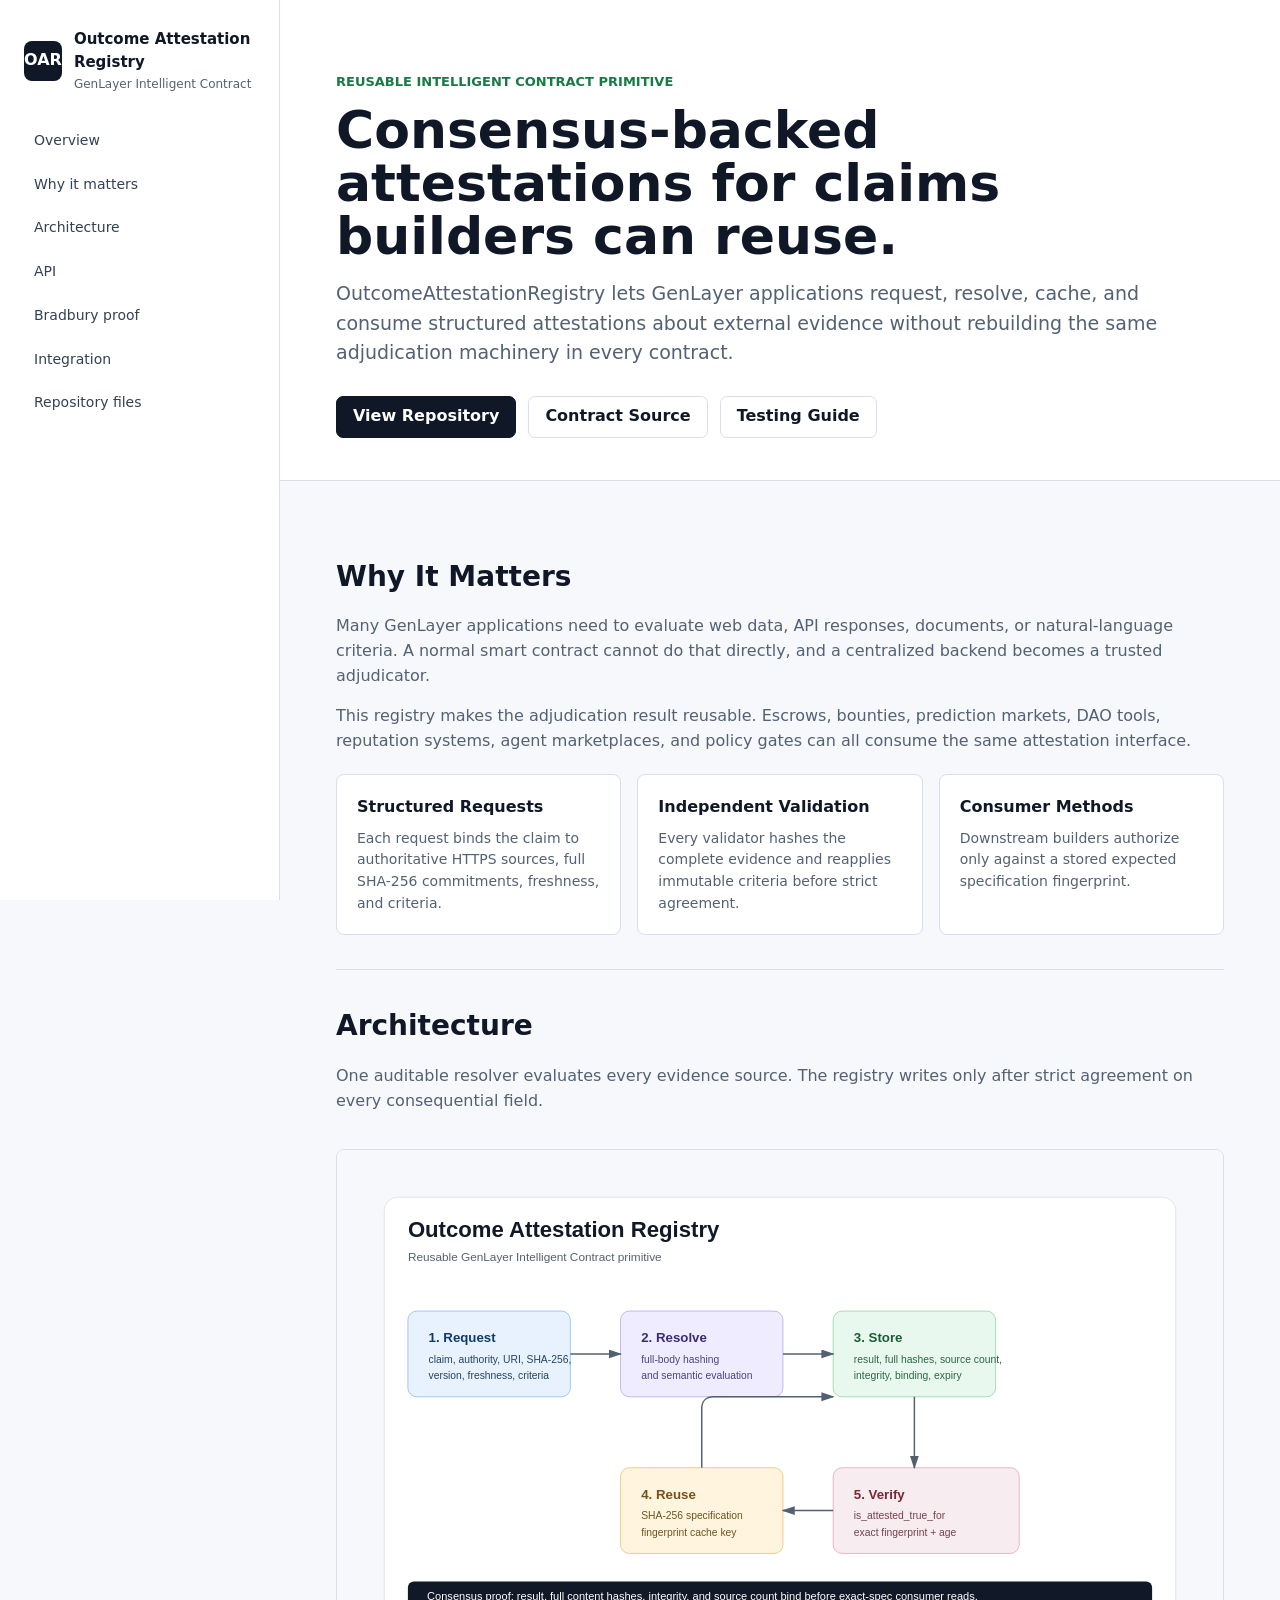
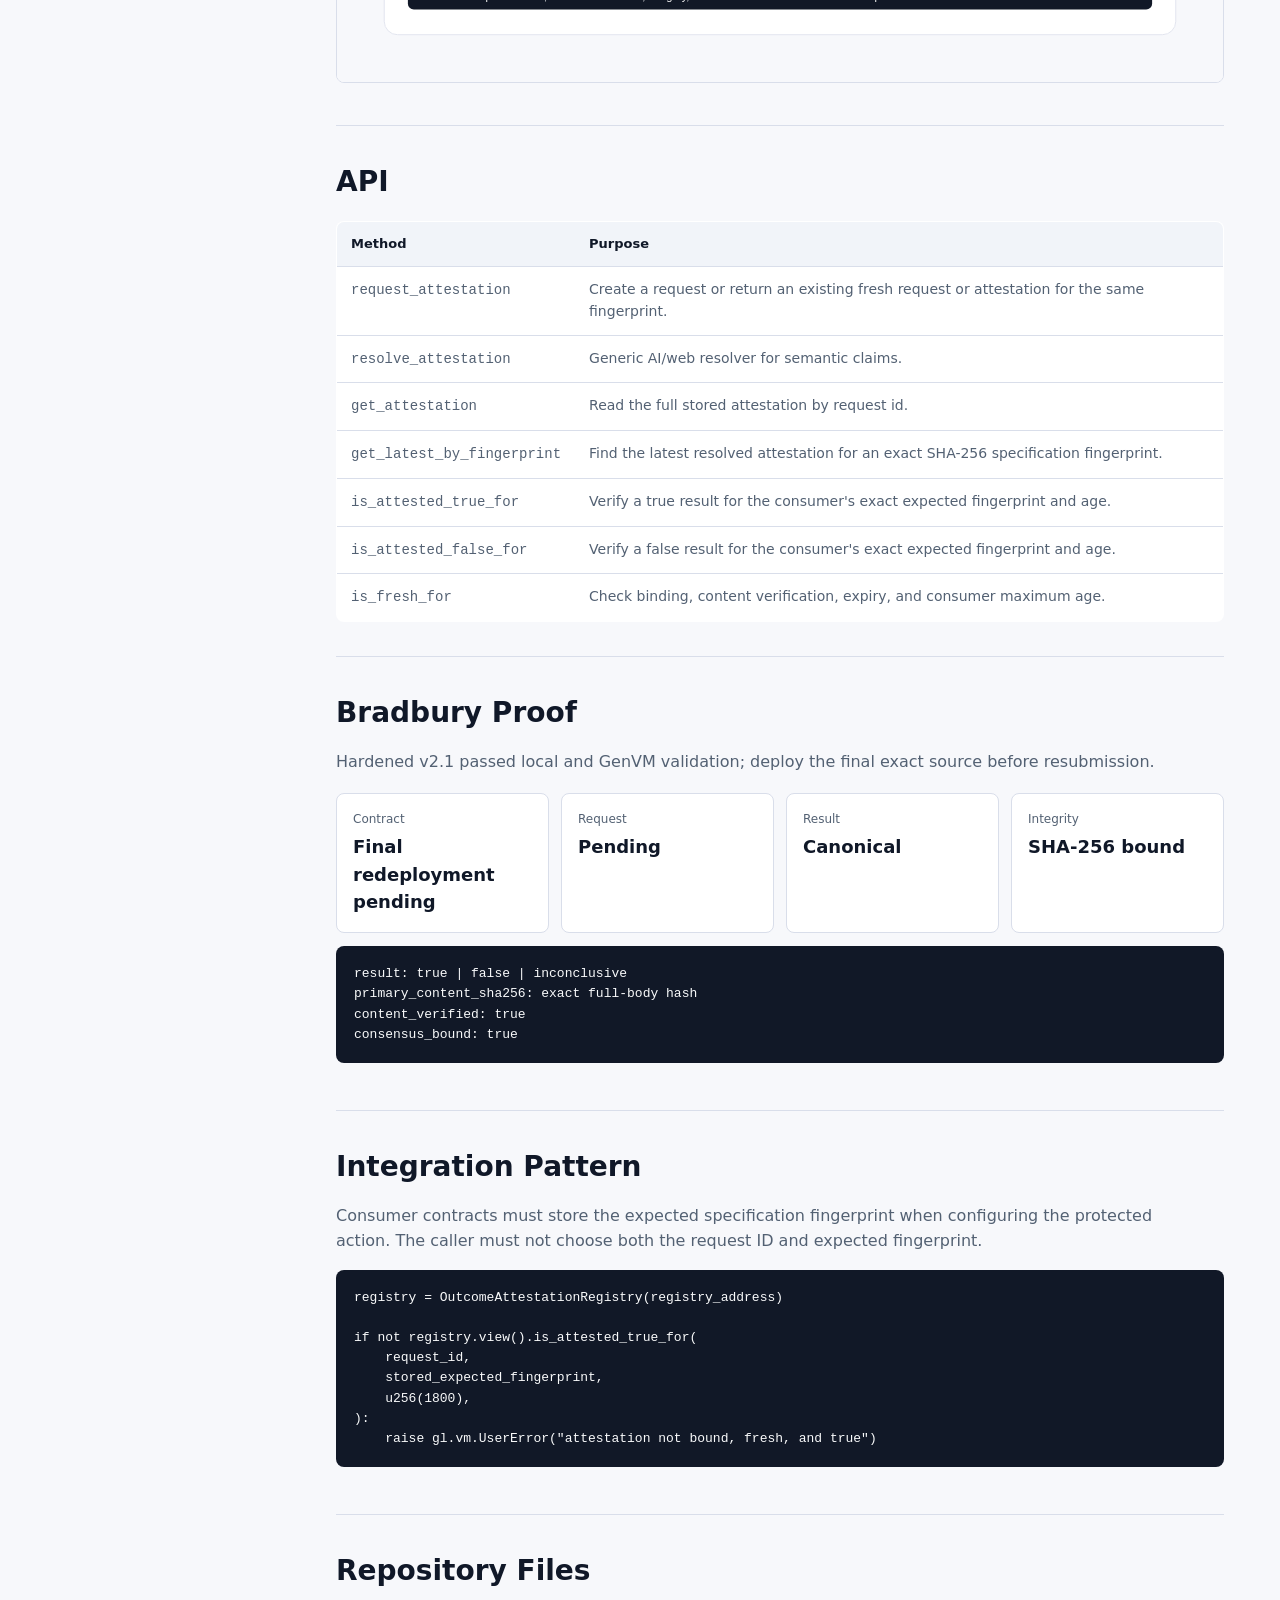
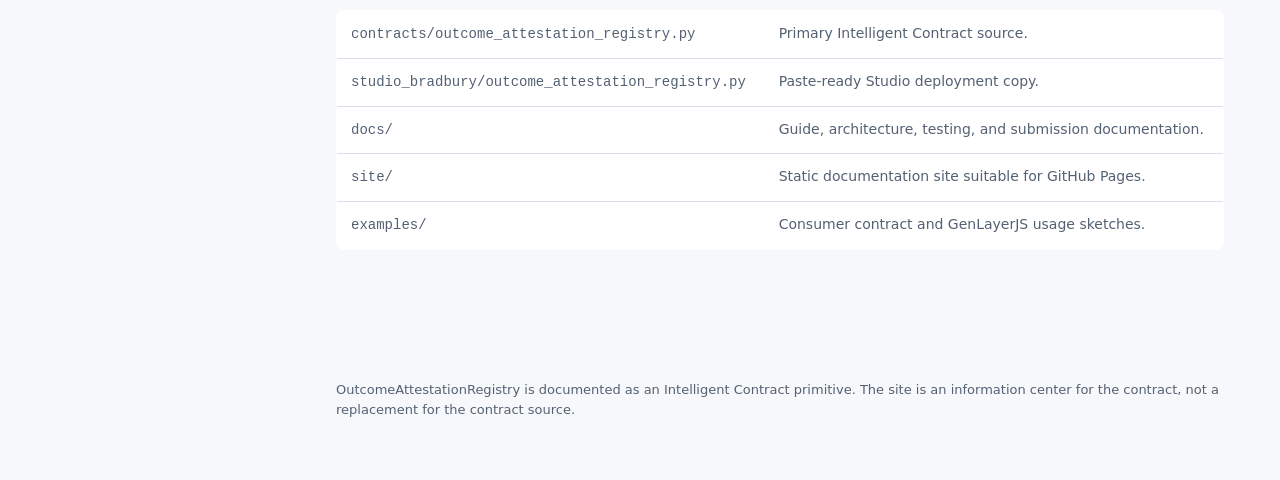
<file: docs/index.html>
<!doctype html>
<html lang="en">
  <head>
    <meta charset="utf-8">
    <meta name="viewport" content="width=device-width, initial-scale=1">
    <title>Outcome Attestation Registry</title>
    <meta name="description" content="Documentation for OutcomeAttestationRegistry, a reusable GenLayer Intelligent Contract primitive for consensus-backed attestations.">
    <link rel="stylesheet" href="styles.css">
  </head>
  <body>
    <div class="layout">
      <aside class="sidebar">
        <div class="brand">
          <div class="mark">OAR</div>
          <div>
            <strong>Outcome Attestation Registry</strong>
            <span>GenLayer Intelligent Contract</span>
          </div>
        </div>
        <nav class="nav" aria-label="Documentation navigation">
          <a href="#overview">Overview</a>
          <a href="#why">Why it matters</a>
          <a href="#architecture">Architecture</a>
          <a href="#api">API</a>
          <a href="#testing">Bradbury proof</a>
          <a href="#integration">Integration</a>
          <a href="#files">Repository files</a>
        </nav>
      </aside>

      <main class="main">
        <header class="hero" id="overview">
          <div class="eyebrow">Reusable Intelligent Contract Primitive</div>
          <h1>Consensus-backed attestations for claims builders can reuse.</h1>
          <p class="lead">
            OutcomeAttestationRegistry lets GenLayer applications request, resolve, cache, and consume structured attestations about external evidence without rebuilding the same adjudication machinery in every contract.
          </p>
          <div class="hero-actions">
            <a class="button primary" href="https://github.com/Manablaq/genlayer-outcome-attestation-registry">View Repository</a>
            <a class="button" href="https://github.com/Manablaq/genlayer-outcome-attestation-registry/blob/main/contracts/outcome_attestation_registry.py">Contract Source</a>
            <a class="button" href="testing.md">Testing Guide</a>
          </div>
        </header>

        <div class="content">
          <section id="why">
            <h2>Why It Matters</h2>
            <p>
              Many GenLayer applications need to evaluate web data, API responses, documents, or natural-language criteria. A normal smart contract cannot do that directly, and a centralized backend becomes a trusted adjudicator.
            </p>
            <p>
              This registry makes the adjudication result reusable. Escrows, bounties, prediction markets, DAO tools, reputation systems, agent marketplaces, and policy gates can all consume the same attestation interface.
            </p>
            <div class="grid">
              <div class="card">
                <strong>Structured Requests</strong>
                <p>Each request binds the claim to authoritative HTTPS sources, full SHA-256 commitments, freshness, and criteria.</p>
              </div>
              <div class="card">
                <strong>Independent Validation</strong>
                <p>Every validator hashes the complete evidence and reapplies immutable criteria before strict agreement.</p>
              </div>
              <div class="card">
                <strong>Consumer Methods</strong>
                <p>Downstream builders authorize only against a stored expected specification fingerprint.</p>
              </div>
            </div>
          </section>

          <section id="architecture">
            <h2>Architecture</h2>
            <p>
              One auditable resolver evaluates every evidence source. The registry writes only after strict agreement on every consequential field.
            </p>
            <img class="diagram" src="assets/architecture.svg" alt="Outcome Attestation Registry architecture diagram">
          </section>

          <section id="api">
            <h2>API</h2>
            <table class="table">
              <thead>
                <tr>
                  <th>Method</th>
                  <th>Purpose</th>
                </tr>
              </thead>
              <tbody>
                <tr>
                  <td><code>request_attestation</code></td>
                  <td>Create a request or return an existing fresh request or attestation for the same fingerprint.</td>
                </tr>
                <tr>
                  <td><code>resolve_attestation</code></td>
                  <td>Generic AI/web resolver for semantic claims.</td>
                </tr>
                <tr>
                  <td><code>get_attestation</code></td>
                  <td>Read the full stored attestation by request id.</td>
                </tr>
                <tr>
                  <td><code>get_latest_by_fingerprint</code></td>
                  <td>Find the latest resolved attestation for an exact SHA-256 specification fingerprint.</td>
                </tr>
                <tr>
                  <td><code>is_attested_true_for</code></td>
                  <td>Verify a true result for the consumer's exact expected fingerprint and age.</td>
                </tr>
                <tr>
                  <td><code>is_attested_false_for</code></td>
                  <td>Verify a false result for the consumer's exact expected fingerprint and age.</td>
                </tr>
                <tr>
                  <td><code>is_fresh_for</code></td>
                  <td>Check binding, content verification, expiry, and consumer maximum age.</td>
                </tr>
              </tbody>
            </table>
          </section>

          <section id="testing">
            <h2>Bradbury Proof</h2>
            <p>
              Hardened v2.1 passed local and GenVM validation; deploy the final exact source before resubmission.
            </p>
            <div class="proof">
              <div class="metric">
                <span>Contract</span>
                <strong>Final redeployment pending</strong>
              </div>
              <div class="metric">
                <span>Request</span>
                <strong>Pending</strong>
              </div>
              <div class="metric">
                <span>Result</span>
                <strong>Canonical</strong>
              </div>
              <div class="metric">
                <span>Integrity</span>
                <strong>SHA-256 bound</strong>
              </div>
            </div>
            <pre><code>result: true | false | inconclusive
primary_content_sha256: exact full-body hash
content_verified: true
consensus_bound: true</code></pre>
          </section>

          <section id="integration">
            <h2>Integration Pattern</h2>
            <p>
              Consumer contracts must store the expected specification fingerprint when configuring the protected action. The caller must not choose both the request ID and expected fingerprint.
            </p>
            <pre><code>registry = OutcomeAttestationRegistry(registry_address)

if not registry.view().is_attested_true_for(
    request_id,
    stored_expected_fingerprint,
    u256(1800),
):
    raise gl.vm.UserError("attestation not bound, fresh, and true")</code></pre>
          </section>

          <section id="files">
            <h2>Repository Files</h2>
            <table class="table">
              <tbody>
                <tr>
                  <td><code>contracts/outcome_attestation_registry.py</code></td>
                  <td>Primary Intelligent Contract source.</td>
                </tr>
                <tr>
                  <td><code>studio_bradbury/outcome_attestation_registry.py</code></td>
                  <td>Paste-ready Studio deployment copy.</td>
                </tr>
                <tr>
                  <td><code>docs/</code></td>
                  <td>Guide, architecture, testing, and submission documentation.</td>
                </tr>
                <tr>
                  <td><code>site/</code></td>
                  <td>Static documentation site suitable for GitHub Pages.</td>
                </tr>
                <tr>
                  <td><code>examples/</code></td>
                  <td>Consumer contract and GenLayerJS usage sketches.</td>
                </tr>
              </tbody>
            </table>
          </section>
        </div>

        <footer class="footer">
          OutcomeAttestationRegistry is documented as an Intelligent Contract primitive. The site is an information center for the contract, not a replacement for the contract source.
        </footer>
      </main>
    </div>
  </body>
</html>
</file>
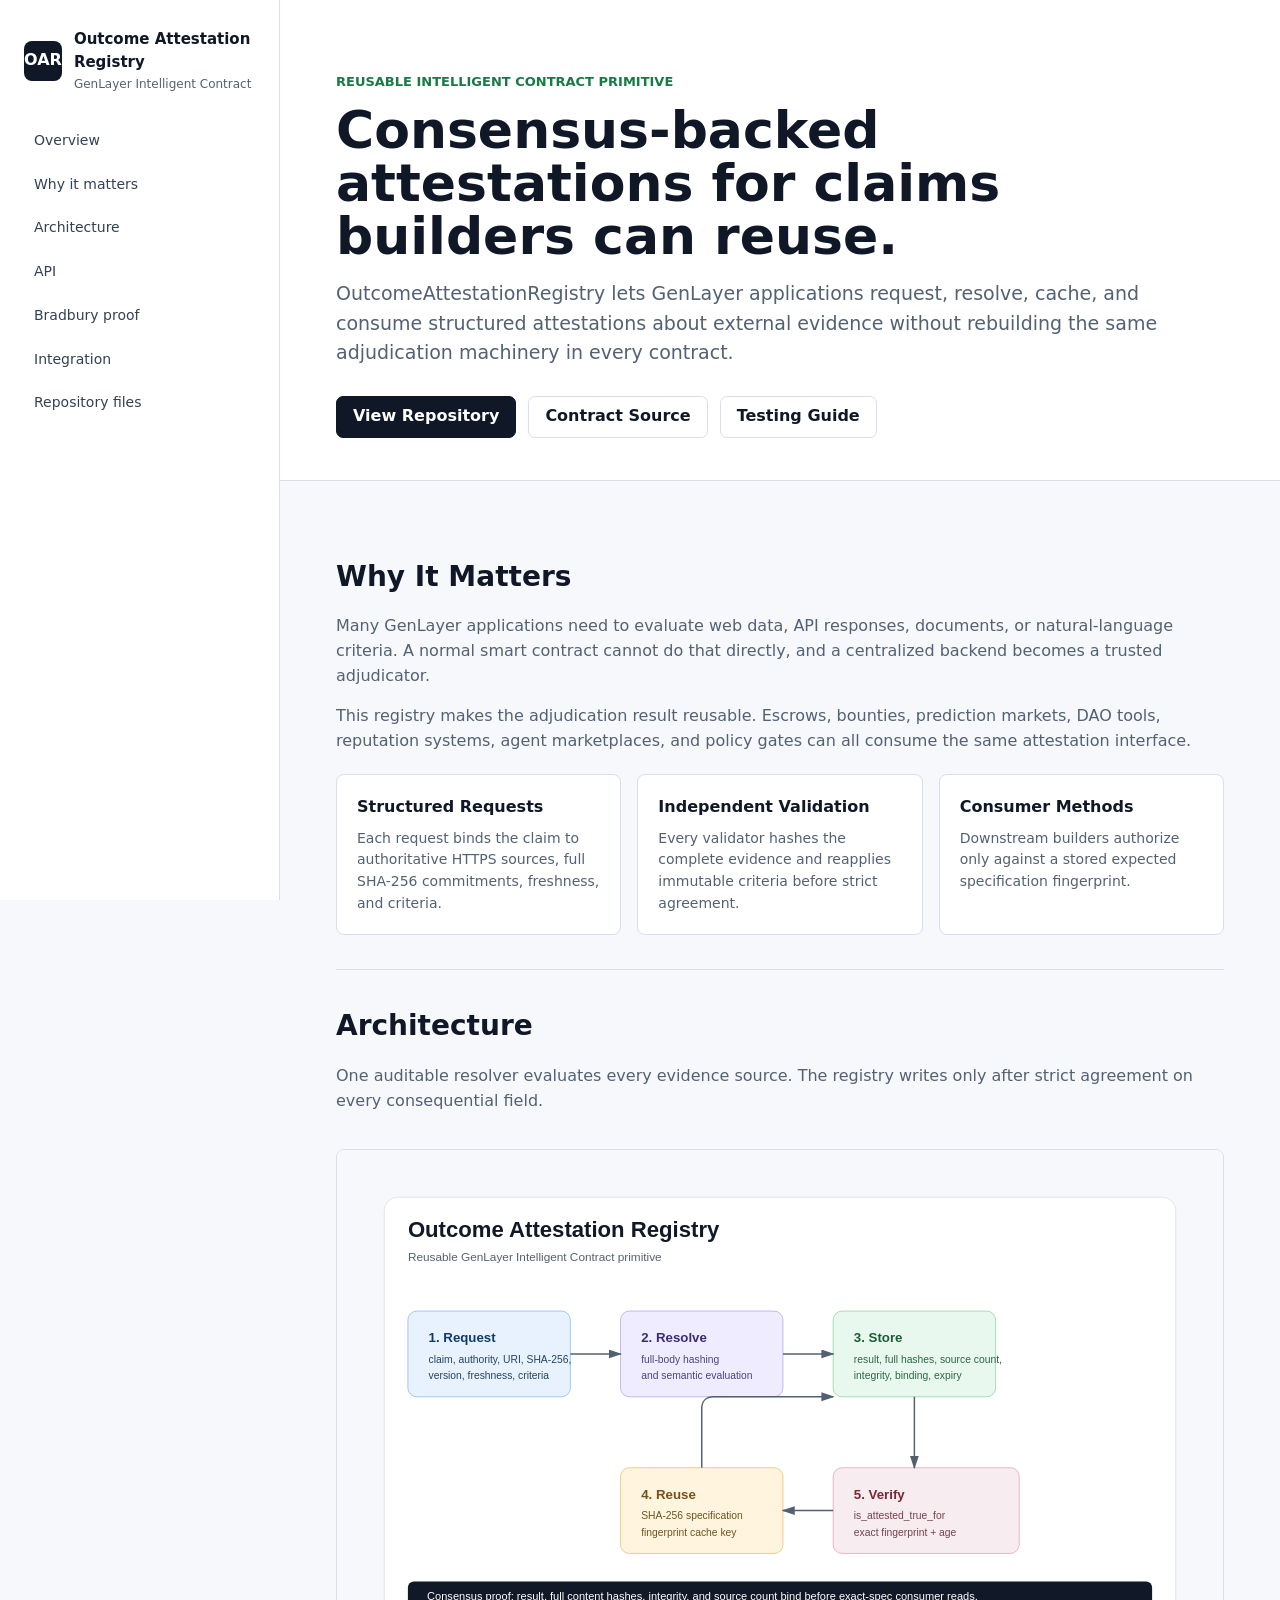
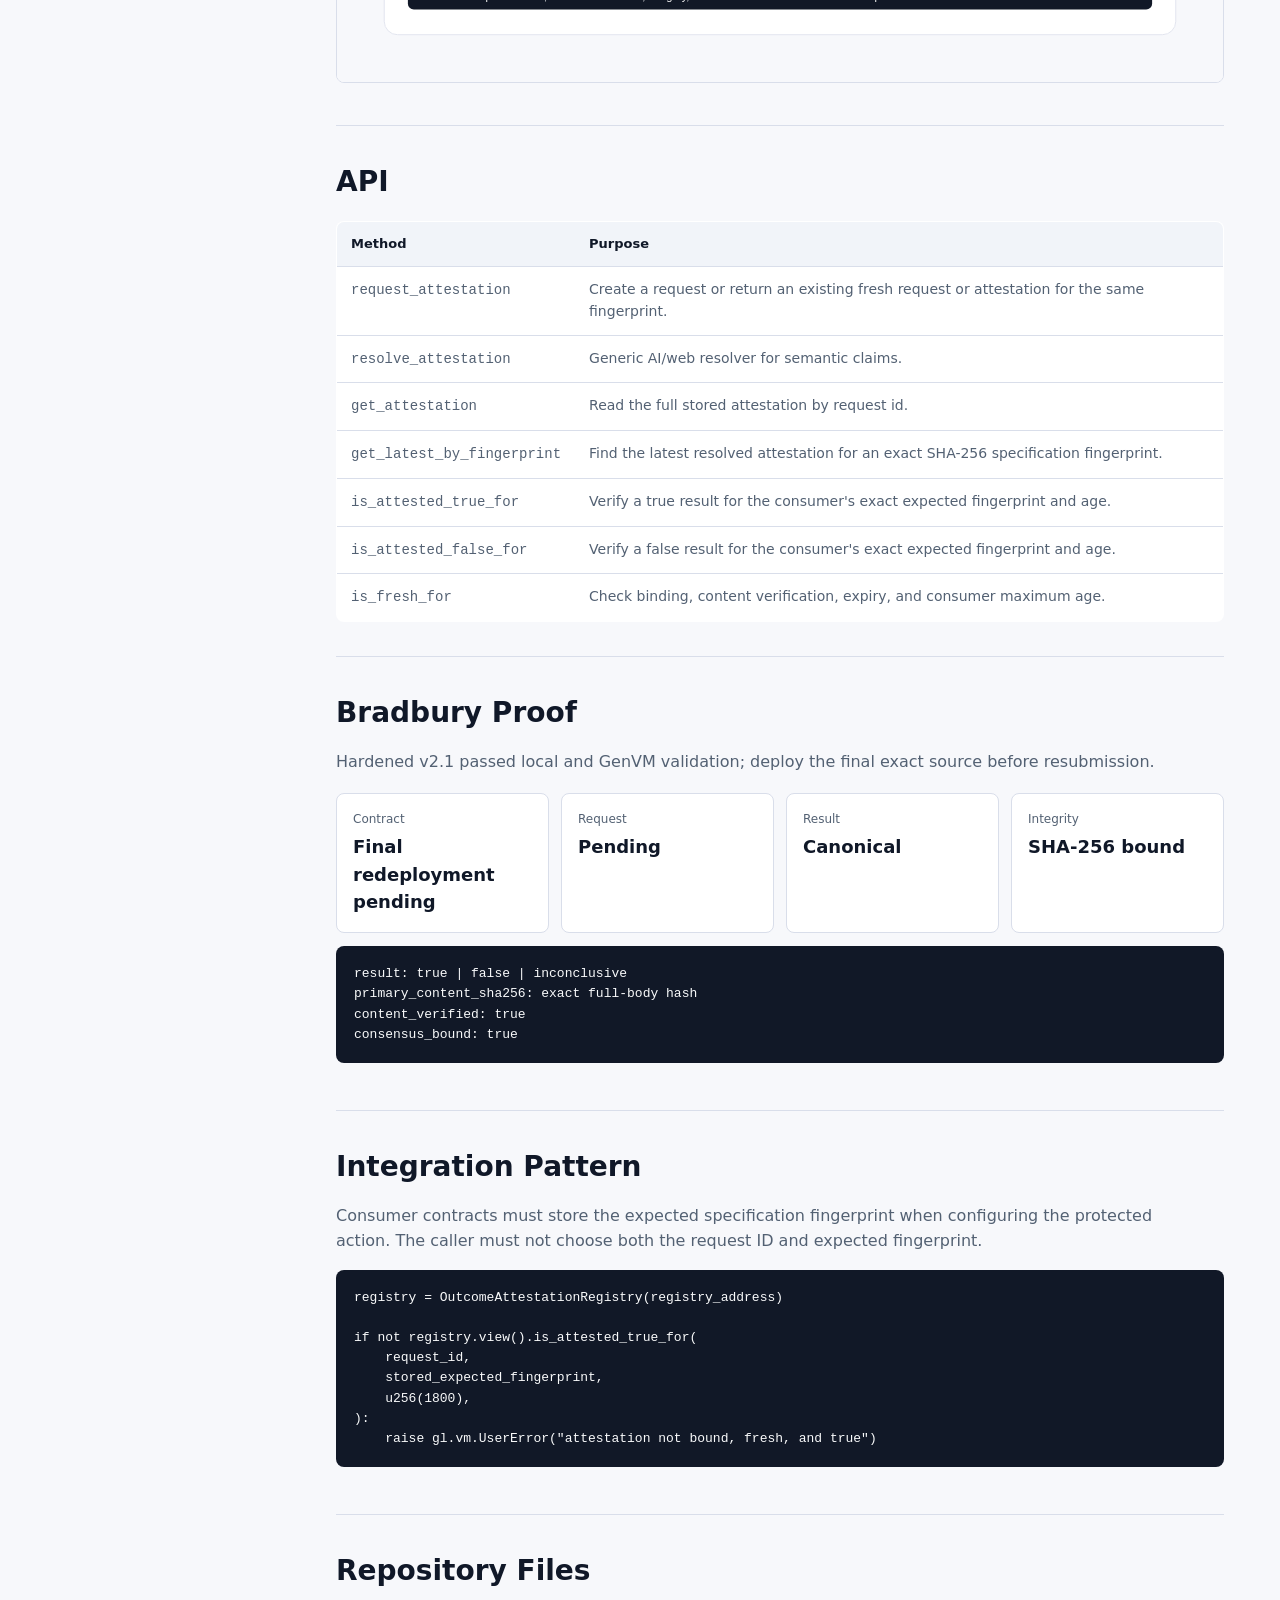
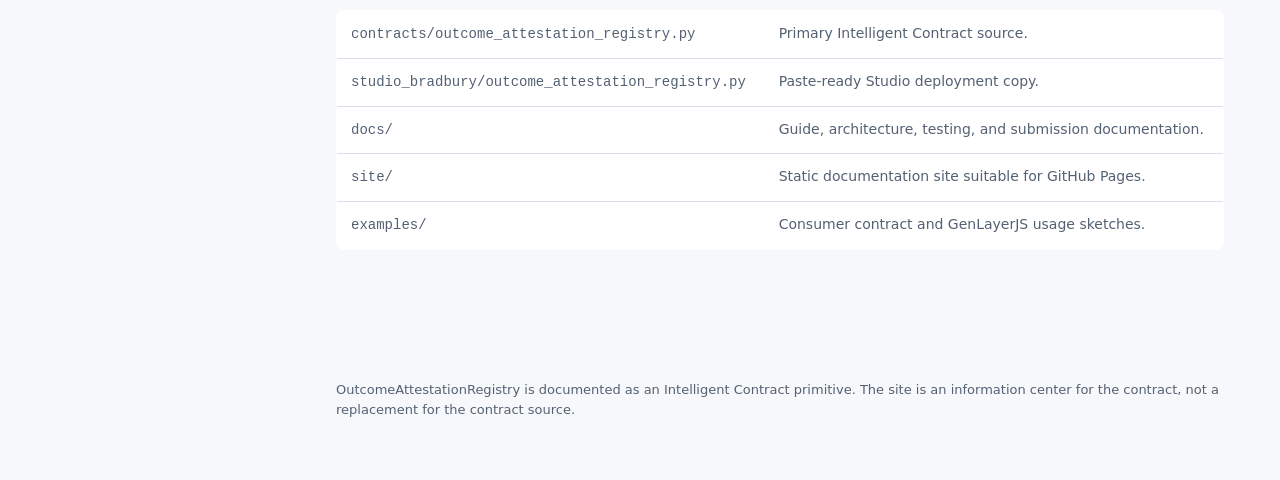
<file: site/index.html>
<!doctype html>
<html lang="en">
  <head>
    <meta charset="utf-8">
    <meta name="viewport" content="width=device-width, initial-scale=1">
    <title>Outcome Attestation Registry</title>
    <meta name="description" content="Documentation for OutcomeAttestationRegistry, a reusable GenLayer Intelligent Contract primitive for consensus-backed attestations.">
    <link rel="stylesheet" href="styles.css">
  </head>
  <body>
    <div class="layout">
      <aside class="sidebar">
        <div class="brand">
          <div class="mark">OAR</div>
          <div>
            <strong>Outcome Attestation Registry</strong>
            <span>GenLayer Intelligent Contract</span>
          </div>
        </div>
        <nav class="nav" aria-label="Documentation navigation">
          <a href="#overview">Overview</a>
          <a href="#why">Why it matters</a>
          <a href="#architecture">Architecture</a>
          <a href="#api">API</a>
          <a href="#testing">Bradbury proof</a>
          <a href="#integration">Integration</a>
          <a href="#files">Repository files</a>
        </nav>
      </aside>

      <main class="main">
        <header class="hero" id="overview">
          <div class="eyebrow">Reusable Intelligent Contract Primitive</div>
          <h1>Consensus-backed attestations for claims builders can reuse.</h1>
          <p class="lead">
            OutcomeAttestationRegistry lets GenLayer applications request, resolve, cache, and consume structured attestations about external evidence without rebuilding the same adjudication machinery in every contract.
          </p>
          <div class="hero-actions">
            <a class="button primary" href="https://github.com/Manablaq/genlayer-outcome-attestation-registry">View Repository</a>
            <a class="button" href="../contracts/outcome_attestation_registry.py">Contract Source</a>
            <a class="button" href="../docs/testing.md">Testing Guide</a>
          </div>
        </header>

        <div class="content">
          <section id="why">
            <h2>Why It Matters</h2>
            <p>
              Many GenLayer applications need to evaluate web data, API responses, documents, or natural-language criteria. A normal smart contract cannot do that directly, and a centralized backend becomes a trusted adjudicator.
            </p>
            <p>
              This registry makes the adjudication result reusable. Escrows, bounties, prediction markets, DAO tools, reputation systems, agent marketplaces, and policy gates can all consume the same attestation interface.
            </p>
            <div class="grid">
              <div class="card">
                <strong>Structured Requests</strong>
                <p>Each request binds the claim to authoritative HTTPS sources, full SHA-256 commitments, freshness, and criteria.</p>
              </div>
              <div class="card">
                <strong>Independent Validation</strong>
                <p>Every validator hashes the complete evidence and reapplies immutable criteria before strict agreement.</p>
              </div>
              <div class="card">
                <strong>Consumer Methods</strong>
                <p>Downstream builders authorize only against a stored expected specification fingerprint.</p>
              </div>
            </div>
          </section>

          <section id="architecture">
            <h2>Architecture</h2>
            <p>
              One auditable resolver evaluates every evidence source. The registry writes only after strict agreement on every consequential field.
            </p>
            <img class="diagram" src="assets/architecture.svg" alt="Outcome Attestation Registry architecture diagram">
          </section>

          <section id="api">
            <h2>API</h2>
            <table class="table">
              <thead>
                <tr>
                  <th>Method</th>
                  <th>Purpose</th>
                </tr>
              </thead>
              <tbody>
                <tr>
                  <td><code>request_attestation</code></td>
                  <td>Create a request or return an existing fresh request or attestation for the same fingerprint.</td>
                </tr>
                <tr>
                  <td><code>resolve_attestation</code></td>
                  <td>Generic AI/web resolver for semantic claims.</td>
                </tr>
                <tr>
                  <td><code>get_attestation</code></td>
                  <td>Read the full stored attestation by request id.</td>
                </tr>
                <tr>
                  <td><code>get_latest_by_fingerprint</code></td>
                  <td>Find the latest resolved attestation for an exact SHA-256 specification fingerprint.</td>
                </tr>
                <tr>
                  <td><code>is_attested_true_for</code></td>
                  <td>Verify a true result for the consumer's exact expected fingerprint and age.</td>
                </tr>
                <tr>
                  <td><code>is_attested_false_for</code></td>
                  <td>Verify a false result for the consumer's exact expected fingerprint and age.</td>
                </tr>
                <tr>
                  <td><code>is_fresh_for</code></td>
                  <td>Check binding, content verification, expiry, and consumer maximum age.</td>
                </tr>
              </tbody>
            </table>
          </section>

          <section id="testing">
            <h2>Bradbury Proof</h2>
            <p>
              Hardened v2.1 passed local and GenVM validation; deploy the final exact source before resubmission.
            </p>
            <div class="proof">
              <div class="metric">
                <span>Contract</span>
                <strong>Final redeployment pending</strong>
              </div>
              <div class="metric">
                <span>Request</span>
                <strong>Pending</strong>
              </div>
              <div class="metric">
                <span>Result</span>
                <strong>Canonical</strong>
              </div>
              <div class="metric">
                <span>Integrity</span>
                <strong>SHA-256 bound</strong>
              </div>
            </div>
            <pre><code>result: true | false | inconclusive
primary_content_sha256: exact full-body hash
content_verified: true
consensus_bound: true</code></pre>
          </section>

          <section id="integration">
            <h2>Integration Pattern</h2>
            <p>
              Consumer contracts must store the expected specification fingerprint when configuring the protected action. The caller must not choose both the request ID and expected fingerprint.
            </p>
            <pre><code>registry = OutcomeAttestationRegistry(registry_address)

if not registry.view().is_attested_true_for(
    request_id,
    stored_expected_fingerprint,
    u256(1800),
):
    raise gl.vm.UserError("attestation not bound, fresh, and true")</code></pre>
          </section>

          <section id="files">
            <h2>Repository Files</h2>
            <table class="table">
              <tbody>
                <tr>
                  <td><code>contracts/outcome_attestation_registry.py</code></td>
                  <td>Primary Intelligent Contract source.</td>
                </tr>
                <tr>
                  <td><code>studio_bradbury/outcome_attestation_registry.py</code></td>
                  <td>Paste-ready Studio deployment copy.</td>
                </tr>
                <tr>
                  <td><code>docs/</code></td>
                  <td>Guide, architecture, testing, and submission documentation.</td>
                </tr>
                <tr>
                  <td><code>site/</code></td>
                  <td>Static documentation site suitable for GitHub Pages.</td>
                </tr>
                <tr>
                  <td><code>examples/</code></td>
                  <td>Consumer contract and GenLayerJS usage sketches.</td>
                </tr>
              </tbody>
            </table>
          </section>
        </div>

        <footer class="footer">
          OutcomeAttestationRegistry is documented as an Intelligent Contract primitive. The site is an information center for the contract, not a replacement for the contract source.
        </footer>
      </main>
    </div>
  </body>
</html>
</file>
<file: docs/styles.css>
:root {
  color-scheme: light;
  --bg: #f7f8fb;
  --panel: #ffffff;
  --ink: #101828;
  --muted: #536173;
  --line: #d9deea;
  --blue: #1769aa;
  --green: #197a45;
  --purple: #5b43b7;
  --rose: #9f2f4b;
  --code: #111827;
}

* {
  box-sizing: border-box;
}

html {
  scroll-behavior: smooth;
}

body {
  margin: 0;
  background: var(--bg);
  color: var(--ink);
  font-family: Inter, ui-sans-serif, system-ui, -apple-system, BlinkMacSystemFont, "Segoe UI", sans-serif;
  line-height: 1.55;
}

a {
  color: var(--blue);
  text-decoration: none;
}

a:hover {
  text-decoration: underline;
}

.layout {
  display: grid;
  grid-template-columns: 280px minmax(0, 1fr);
  min-height: 100vh;
}

.sidebar {
  position: sticky;
  top: 0;
  height: 100vh;
  padding: 28px 24px;
  border-right: 1px solid var(--line);
  background: #ffffff;
  overflow: auto;
}

.brand {
  display: flex;
  gap: 12px;
  align-items: center;
  margin-bottom: 28px;
}

.mark {
  display: grid;
  place-items: center;
  width: 40px;
  height: 40px;
  border-radius: 8px;
  background: var(--ink);
  color: #ffffff;
  font-weight: 800;
}

.brand strong {
  display: block;
  font-size: 15px;
}

.brand span {
  display: block;
  color: var(--muted);
  font-size: 12px;
}

.nav {
  display: grid;
  gap: 4px;
}

.nav a {
  padding: 9px 10px;
  border-radius: 6px;
  color: #344054;
  font-size: 14px;
}

.nav a:hover {
  background: #f1f4f9;
  text-decoration: none;
}

.main {
  min-width: 0;
}

.hero {
  padding: 72px 56px 42px;
  border-bottom: 1px solid var(--line);
  background: #ffffff;
}

.eyebrow {
  color: var(--green);
  font-size: 13px;
  font-weight: 800;
  letter-spacing: 0;
  text-transform: uppercase;
}

h1 {
  max-width: 960px;
  margin: 12px 0 16px;
  font-size: 52px;
  line-height: 1.02;
  letter-spacing: 0;
}

.lead {
  max-width: 850px;
  margin: 0;
  color: var(--muted);
  font-size: 19px;
}

.hero-actions {
  display: flex;
  flex-wrap: wrap;
  gap: 12px;
  margin-top: 28px;
}

.button {
  display: inline-flex;
  align-items: center;
  justify-content: center;
  min-height: 42px;
  padding: 0 16px;
  border: 1px solid var(--line);
  border-radius: 7px;
  background: #ffffff;
  color: var(--ink);
  font-weight: 700;
}

.button.primary {
  border-color: var(--ink);
  background: var(--ink);
  color: #ffffff;
}

.content {
  max-width: 1120px;
  padding: 40px 56px 72px;
}

section {
  padding: 34px 0;
  border-bottom: 1px solid var(--line);
}

section:last-child {
  border-bottom: 0;
}

h2 {
  margin: 0 0 14px;
  font-size: 28px;
  letter-spacing: 0;
}

h3 {
  margin: 22px 0 8px;
  font-size: 18px;
}

p {
  max-width: 860px;
  color: var(--muted);
}

.grid {
  display: grid;
  grid-template-columns: repeat(3, minmax(0, 1fr));
  gap: 16px;
  margin-top: 20px;
}

.card {
  min-height: 160px;
  padding: 20px;
  border: 1px solid var(--line);
  border-radius: 8px;
  background: var(--panel);
}

.card strong {
  display: block;
  margin-bottom: 8px;
  font-size: 16px;
}

.card p {
  margin: 0;
  font-size: 14px;
}

.proof {
  display: grid;
  grid-template-columns: repeat(4, minmax(0, 1fr));
  gap: 12px;
  margin-top: 18px;
}

.metric {
  padding: 16px;
  border: 1px solid var(--line);
  border-radius: 8px;
  background: #ffffff;
}

.metric span {
  display: block;
  color: var(--muted);
  font-size: 12px;
}

.metric strong {
  display: block;
  margin-top: 4px;
  color: var(--ink);
  font-size: 18px;
  overflow-wrap: anywhere;
}

pre {
  max-width: 100%;
  overflow: auto;
  padding: 18px;
  border-radius: 8px;
  background: var(--code);
  color: #f9fafb;
  font-size: 13px;
}

code {
  font-family: "SFMono-Regular", Consolas, "Liberation Mono", monospace;
}

.diagram {
  width: 100%;
  margin-top: 20px;
  border: 1px solid var(--line);
  border-radius: 8px;
  background: #ffffff;
}

.table {
  width: 100%;
  border-collapse: collapse;
  margin-top: 18px;
  background: #ffffff;
  border: 1px solid var(--line);
  border-radius: 8px;
  overflow: hidden;
}

.table th,
.table td {
  padding: 12px 14px;
  border-bottom: 1px solid var(--line);
  text-align: left;
  vertical-align: top;
}

.table th {
  background: #f1f4f9;
  font-size: 13px;
}

.table td {
  color: var(--muted);
  font-size: 14px;
}

.footer {
  padding: 24px 56px 48px;
  color: var(--muted);
  font-size: 13px;
}

@media (max-width: 880px) {
  .layout {
    display: block;
  }

  .sidebar {
    position: static;
    height: auto;
  }

  .hero,
  .content,
  .footer {
    padding-left: 24px;
    padding-right: 24px;
  }

  h1 {
    font-size: 38px;
  }

  .grid,
  .proof {
    grid-template-columns: 1fr;
  }
}
</file>
<file: site/styles.css>
:root {
  color-scheme: light;
  --bg: #f7f8fb;
  --panel: #ffffff;
  --ink: #101828;
  --muted: #536173;
  --line: #d9deea;
  --blue: #1769aa;
  --green: #197a45;
  --purple: #5b43b7;
  --rose: #9f2f4b;
  --code: #111827;
}

* {
  box-sizing: border-box;
}

html {
  scroll-behavior: smooth;
}

body {
  margin: 0;
  background: var(--bg);
  color: var(--ink);
  font-family: Inter, ui-sans-serif, system-ui, -apple-system, BlinkMacSystemFont, "Segoe UI", sans-serif;
  line-height: 1.55;
}

a {
  color: var(--blue);
  text-decoration: none;
}

a:hover {
  text-decoration: underline;
}

.layout {
  display: grid;
  grid-template-columns: 280px minmax(0, 1fr);
  min-height: 100vh;
}

.sidebar {
  position: sticky;
  top: 0;
  height: 100vh;
  padding: 28px 24px;
  border-right: 1px solid var(--line);
  background: #ffffff;
  overflow: auto;
}

.brand {
  display: flex;
  gap: 12px;
  align-items: center;
  margin-bottom: 28px;
}

.mark {
  display: grid;
  place-items: center;
  width: 40px;
  height: 40px;
  border-radius: 8px;
  background: var(--ink);
  color: #ffffff;
  font-weight: 800;
}

.brand strong {
  display: block;
  font-size: 15px;
}

.brand span {
  display: block;
  color: var(--muted);
  font-size: 12px;
}

.nav {
  display: grid;
  gap: 4px;
}

.nav a {
  padding: 9px 10px;
  border-radius: 6px;
  color: #344054;
  font-size: 14px;
}

.nav a:hover {
  background: #f1f4f9;
  text-decoration: none;
}

.main {
  min-width: 0;
}

.hero {
  padding: 72px 56px 42px;
  border-bottom: 1px solid var(--line);
  background: #ffffff;
}

.eyebrow {
  color: var(--green);
  font-size: 13px;
  font-weight: 800;
  letter-spacing: 0;
  text-transform: uppercase;
}

h1 {
  max-width: 960px;
  margin: 12px 0 16px;
  font-size: 52px;
  line-height: 1.02;
  letter-spacing: 0;
}

.lead {
  max-width: 850px;
  margin: 0;
  color: var(--muted);
  font-size: 19px;
}

.hero-actions {
  display: flex;
  flex-wrap: wrap;
  gap: 12px;
  margin-top: 28px;
}

.button {
  display: inline-flex;
  align-items: center;
  justify-content: center;
  min-height: 42px;
  padding: 0 16px;
  border: 1px solid var(--line);
  border-radius: 7px;
  background: #ffffff;
  color: var(--ink);
  font-weight: 700;
}

.button.primary {
  border-color: var(--ink);
  background: var(--ink);
  color: #ffffff;
}

.content {
  max-width: 1120px;
  padding: 40px 56px 72px;
}

section {
  padding: 34px 0;
  border-bottom: 1px solid var(--line);
}

section:last-child {
  border-bottom: 0;
}

h2 {
  margin: 0 0 14px;
  font-size: 28px;
  letter-spacing: 0;
}

h3 {
  margin: 22px 0 8px;
  font-size: 18px;
}

p {
  max-width: 860px;
  color: var(--muted);
}

.grid {
  display: grid;
  grid-template-columns: repeat(3, minmax(0, 1fr));
  gap: 16px;
  margin-top: 20px;
}

.card {
  min-height: 160px;
  padding: 20px;
  border: 1px solid var(--line);
  border-radius: 8px;
  background: var(--panel);
}

.card strong {
  display: block;
  margin-bottom: 8px;
  font-size: 16px;
}

.card p {
  margin: 0;
  font-size: 14px;
}

.proof {
  display: grid;
  grid-template-columns: repeat(4, minmax(0, 1fr));
  gap: 12px;
  margin-top: 18px;
}

.metric {
  padding: 16px;
  border: 1px solid var(--line);
  border-radius: 8px;
  background: #ffffff;
}

.metric span {
  display: block;
  color: var(--muted);
  font-size: 12px;
}

.metric strong {
  display: block;
  margin-top: 4px;
  color: var(--ink);
  font-size: 18px;
  overflow-wrap: anywhere;
}

pre {
  max-width: 100%;
  overflow: auto;
  padding: 18px;
  border-radius: 8px;
  background: var(--code);
  color: #f9fafb;
  font-size: 13px;
}

code {
  font-family: "SFMono-Regular", Consolas, "Liberation Mono", monospace;
}

.diagram {
  width: 100%;
  margin-top: 20px;
  border: 1px solid var(--line);
  border-radius: 8px;
  background: #ffffff;
}

.table {
  width: 100%;
  border-collapse: collapse;
  margin-top: 18px;
  background: #ffffff;
  border: 1px solid var(--line);
  border-radius: 8px;
  overflow: hidden;
}

.table th,
.table td {
  padding: 12px 14px;
  border-bottom: 1px solid var(--line);
  text-align: left;
  vertical-align: top;
}

.table th {
  background: #f1f4f9;
  font-size: 13px;
}

.table td {
  color: var(--muted);
  font-size: 14px;
}

.footer {
  padding: 24px 56px 48px;
  color: var(--muted);
  font-size: 13px;
}

@media (max-width: 880px) {
  .layout {
    display: block;
  }

  .sidebar {
    position: static;
    height: auto;
  }

  .hero,
  .content,
  .footer {
    padding-left: 24px;
    padding-right: 24px;
  }

  h1 {
    font-size: 38px;
  }

  .grid,
  .proof {
    grid-template-columns: 1fr;
  }
}
</file>
